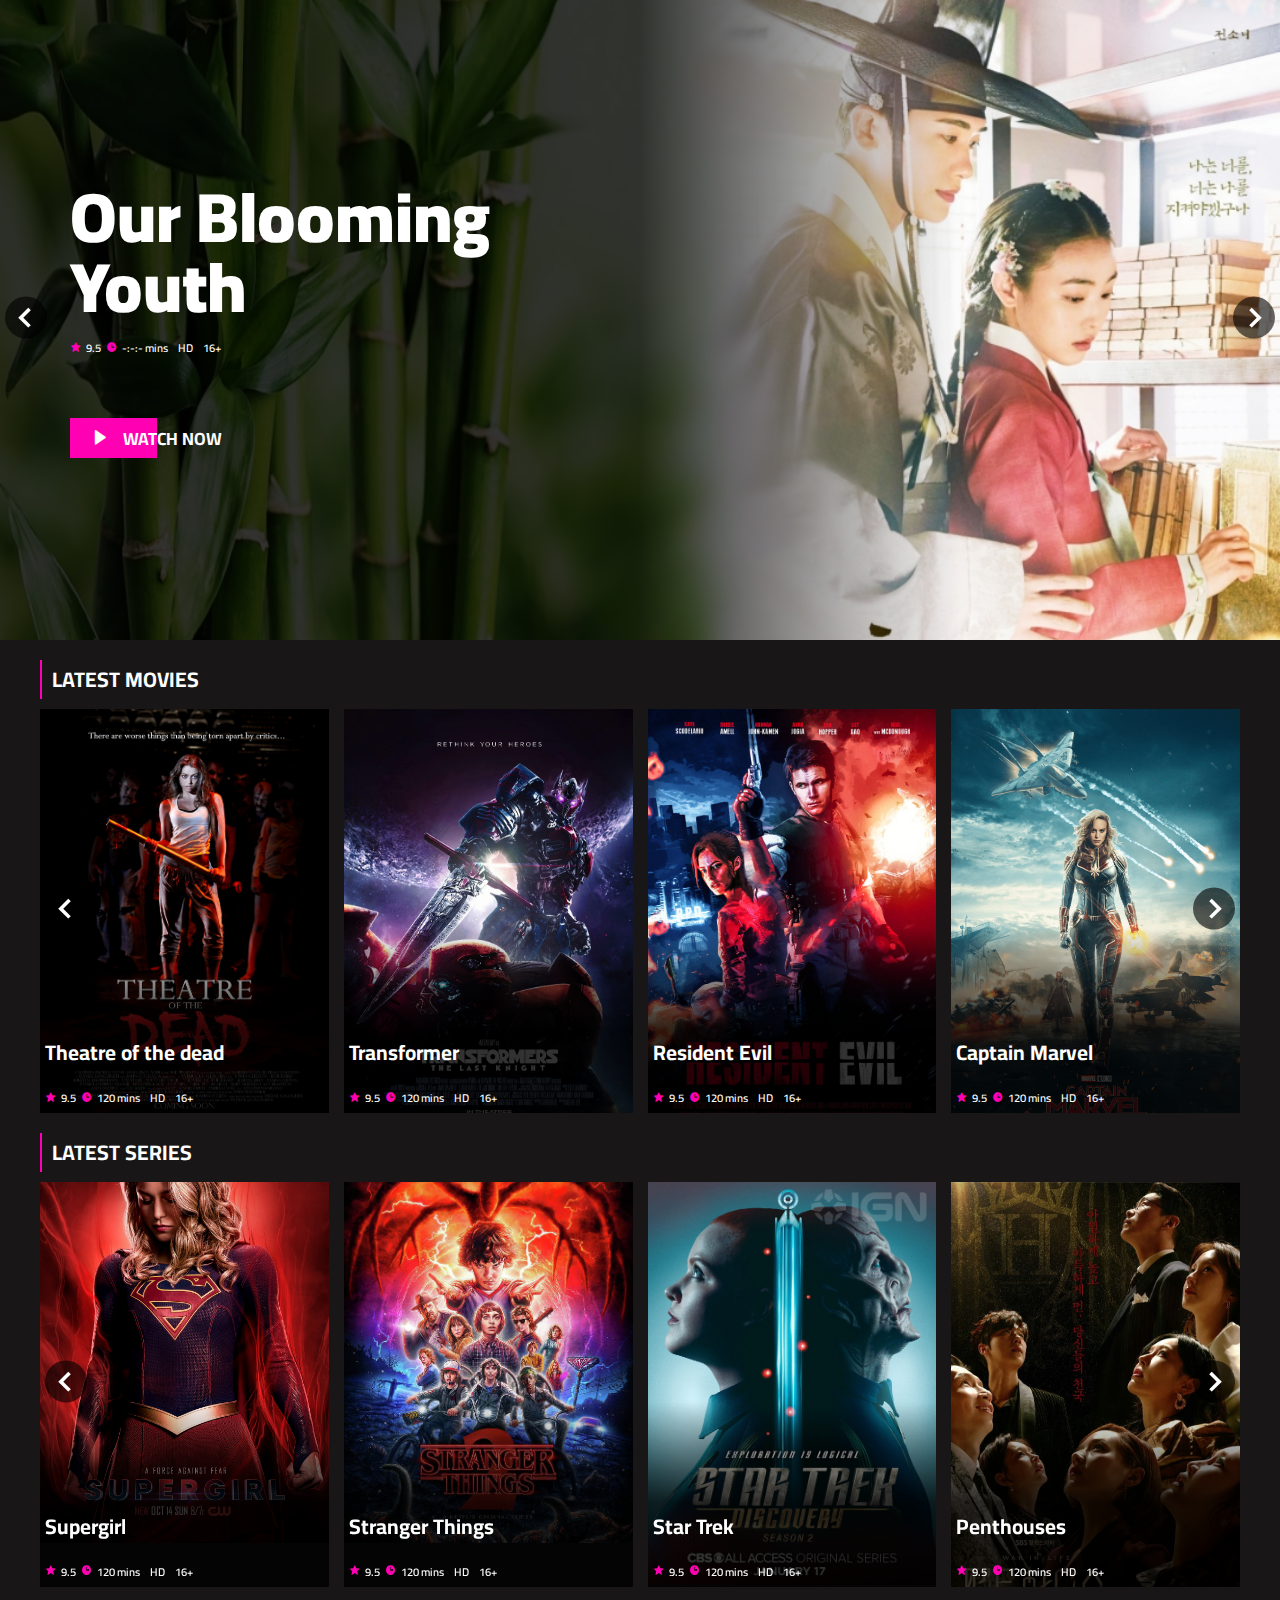
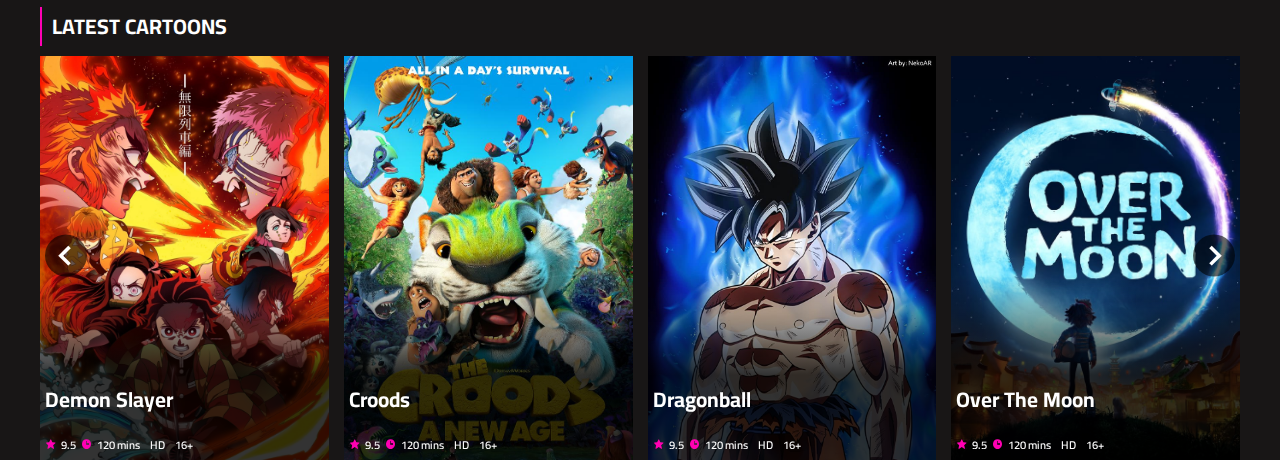
<file: index.html>
<!DOCTYPE html>
<html lang="en">

<head>
    <meta charset="UTF-8">
    <meta http-equiv="X-UA-Compatible" content="IE=edge">
    <meta name="viewport" content="width=device-width, initial-scale=1.0">
    <title>
        KDrama
    </title>
    <!-- GOOGLE FONTS -->
    <link rel="preconnect" href="https://fonts.gstatic.com">
    <link href="https://fonts.googleapis.com/css2?family=Cairo:wght@200;300;400;600;700;900&display=swap" rel="stylesheet">
    <!-- OWL CAROUSEL -->
    <link rel="stylesheet" href="css/carousel.min.css"/>
    <!-- BOX ICONS -->
    <link href='https://unpkg.com/boxicons@2.0.7/css/boxicons.min.css' rel='stylesheet'>
    <!-- APP CSS -->
    <link rel="stylesheet" href="css/grid.css">
    <link rel="stylesheet" href="css/app.css">
</head>

<body>
 <!-- HERO SECTION -->
    <div class="hero-section">
        <!-- HERO SLIDE -->
        <div class="hero-slide">
            <div class="owl-carousel carousel-nav-center" id="hero-carousel">
                <!-- SLIDE ITEM -->
                <div class="hero-slide-item">
                    <img src="./images/oby.jpg" alt="">
                    <div class="overlay"></div>
                    <div class="hero-slide-item-content">
                        <div class="item-content-wraper">
                            <div class="item-content-title top-down">
                                Our Blooming Youth
                            </div>
                            <div class="movie-infos top-down delay-2">
                                <div class="movie-info">
                                    <i class="bx bxs-star"></i>
                                    <span>9.5</span>
                                </div>
                                <div class="movie-info">
                                    <i class="bx bxs-time"></i>
                                    <span>-:-:- mins</span>
                                </div>
                                <div class="movie-info">
                                    <span>HD</span>
                                </div>
                                <div class="movie-info">
                                    <span>16+</span>
                                </div>
                            </div>
                            <div class="item-content-description top-down delay-4">
                                
                            </div>
                            <div class="item-action top-down delay-6">
                                <a href="trending/oby/oby.html" class="btn btn-hover">
                                    <i class="bx bxs-right-arrow"></i>
                                    <span>Watch now</span>
                                </a>
                            </div>
                        </div>
                    </div>
                </div>
                <!-- END SLIDE ITEM -->
                <!-- SLIDE ITEM -->
                <div class="hero-slide-item">
                    <img src="./images/oby.jpg" alt="">
                    <div class="overlay"></div>
                    <div class="hero-slide-item-content">
                        <div class="item-content-wraper">
                            <div class="item-content-title top-down">
                                Our Blooming Youth
                            </div>
                            <div class="movie-infos top-down delay-2">
                                <div class="movie-info">
                                    <i class="bx bxs-star"></i>
                                    <span>9.5</span>
                                </div>
                                <div class="movie-info">
                                    <i class="bx bxs-time"></i>
                                    <span>-:-:- mins</span>
                                </div>
                                <div class="movie-info">
                                    <span>HD</span>
                                </div>
                                <div class="movie-info">
                                    <span>16+</span>
                                </div>
                            </div>
                            <div class="item-content-description top-down delay-4">
                                
                            </div>
                            <div class="item-action top-down delay-6">
                                <a href="trending/oby/oby.html" class="btn btn-hover">
                                    <i class="bx bxs-right-arrow"></i>
                                    <span>Watch now</span>
                                </a>
                            </div>
                        </div>
                    </div>
                </div>
                <!-- END SLIDE ITEM -->
                <!-- SLIDE ITEM -->
                <div class="hero-slide-item">
                    <img src="./images/oby.jpg" alt="">
                    <div class="overlay"></div>
                    <div class="hero-slide-item-content">
                        <div class="item-content-wraper">
                            <div class="item-content-title top-down">
                                Our Blooming Youth
                            </div>
                            <div class="movie-infos top-down delay-2">
                                <div class="movie-info">
                                    <i class="bx bxs-star"></i>
                                    <span>9.5</span>
                                </div>
                                <div class="movie-info">
                                    <i class="bx bxs-time"></i>
                                    <span>-:-:- mins</span>
                                </div>
                                <div class="movie-info">
                                    <span>HD</span>
                                </div>
                                <div class="movie-info">
                                    <span>16+</span>
                                </div>
                            </div>
                            <div class="item-content-description top-down delay-4">
                                
                            </div>
                            <div class="item-action top-down delay-6">
                                <a href="trending/oby/oby.html" class="btn btn-hover">
                                    <i class="bx bxs-right-arrow"></i>
                                    <span>Watch now</span>
                                </a>
                            </div>
                        </div>
                    </div>
                </div>
                <!-- END SLIDE ITEM -->
            </div>
        </div>
        <!-- END HERO SLIDE -->
        
    <!-- LATEST MOVIES SECTION -->
    <div class="section">
        <div class="container">
            <div class="section-header">
                latest movies
            </div>
            <div class="movies-slide carousel-nav-center owl-carousel">
                <!-- MOVIE ITEM -->
                <a href="#" class="movie-item">
                    <img src="./images/movies/theatre-dead.jpg" alt="">
                    <div class="movie-item-content">
                        <div class="movie-item-title">
                            Theatre of the dead
                        </div>
                        <div class="movie-infos">
                            <div class="movie-info">
                                <i class="bx bxs-star"></i>
                                <span>9.5</span>
                            </div>
                            <div class="movie-info">
                                <i class="bx bxs-time"></i>
                                <span>120 mins</span>
                            </div>
                            <div class="movie-info">
                                <span>HD</span>
                            </div>
                            <div class="movie-info">
                                <span>16+</span>
                            </div>
                        </div>
                    </div>
                </a>
                <!-- END MOVIE ITEM -->
                <!-- MOVIE ITEM -->
                <a href="#" class="movie-item">
                    <img src="./images/movies/transformer.jpg" alt="">
                    <div class="movie-item-content">
                        <div class="movie-item-title">
                            Transformer
                        </div>
                        <div class="movie-infos">
                            <div class="movie-info">
                                <i class="bx bxs-star"></i>
                                <span>9.5</span>
                            </div>
                            <div class="movie-info">
                                <i class="bx bxs-time"></i>
                                <span>120 mins</span>
                            </div>
                            <div class="movie-info">
                                <span>HD</span>
                            </div>
                            <div class="movie-info">
                                <span>16+</span>
                            </div>
                        </div>
                    </div>
                </a>
                <!-- END MOVIE ITEM -->
                <!-- MOVIE ITEM -->
                <a href="#" class="movie-item">
                    <img src="./images/movies/resident-evil.jpg" alt="">
                    <div class="movie-item-content">
                        <div class="movie-item-title">
                            Resident Evil
                        </div>
                        <div class="movie-infos">
                            <div class="movie-info">
                                <i class="bx bxs-star"></i>
                                <span>9.5</span>
                            </div>
                            <div class="movie-info">
                                <i class="bx bxs-time"></i>
                                <span>120 mins</span>
                            </div>
                            <div class="movie-info">
                                <span>HD</span>
                            </div>
                            <div class="movie-info">
                                <span>16+</span>
                            </div>
                        </div>
                    </div>
                </a>
                <!-- END MOVIE ITEM -->
                <!-- MOVIE ITEM -->
                <a href="#" class="movie-item">
                    <img src="./images/movies/captain-marvel.png" alt="">
                    <div class="movie-item-content">
                        <div class="movie-item-title">
                            Captain Marvel
                        </div>
                        <div class="movie-infos">
                            <div class="movie-info">
                                <i class="bx bxs-star"></i>
                                <span>9.5</span>
                            </div>
                            <div class="movie-info">
                                <i class="bx bxs-time"></i>
                                <span>120 mins</span>
                            </div>
                            <div class="movie-info">
                                <span>HD</span>
                            </div>
                            <div class="movie-info">
                                <span>16+</span>
                            </div>
                        </div>
                    </div>
                </a>
                <!-- END MOVIE ITEM -->
                <!-- MOVIE ITEM -->
                <a href="#" class="movie-item">
                    <img src="./images/movies/hunter-killer.jpg" alt="">
                    <div class="movie-item-content">
                        <div class="movie-item-title">
                            Hunter Killer
                        </div>
                        <div class="movie-infos">
                            <div class="movie-info">
                                <i class="bx bxs-star"></i>
                                <span>9.5</span>
                            </div>
                            <div class="movie-info">
                                <i class="bx bxs-time"></i>
                                <span>120 mins</span>
                            </div>
                            <div class="movie-info">
                                <span>HD</span>
                            </div>
                            <div class="movie-info">
                                <span>16+</span>
                            </div>
                        </div>
                    </div>
                </a>
                <!-- END MOVIE ITEM -->
                <!-- MOVIE ITEM -->
                <a href="#" class="movie-item">
                    <img src="./images/movies/blood-shot.jpg" alt="">
                    <div class="movie-item-content">
                        <div class="movie-item-title">
                            Bloodshot
                        </div>
                        <div class="movie-infos">
                            <div class="movie-info">
                                <i class="bx bxs-star"></i>
                                <span>9.5</span>
                            </div>
                            <div class="movie-info">
                                <i class="bx bxs-time"></i>
                                <span>120 mins</span>
                            </div>
                            <div class="movie-info">
                                <span>HD</span>
                            </div>
                            <div class="movie-info">
                                <span>16+</span>
                            </div>
                        </div>
                    </div>
                </a>
                <!-- END MOVIE ITEM -->
                <!-- MOVIE ITEM -->
                <a href="#" class="movie-item">
                    <img src="./images/movies/call.jpg" alt="">
                    <div class="movie-item-content">
                        <div class="movie-item-title">
                            Call
                        </div>
                        <div class="movie-infos">
                            <div class="movie-info">
                                <i class="bx bxs-star"></i>
                                <span>9.5</span>
                            </div>
                            <div class="movie-info">
                                <i class="bx bxs-time"></i>
                                <span>120 mins</span>
                            </div>
                            <div class="movie-info">
                                <span>HD</span>
                            </div>
                            <div class="movie-info">
                                <span>16+</span>
                            </div>
                        </div>
                    </div>
                </a>
                <!-- END MOVIE ITEM -->
            </div>
        </div>
    </div>
    <!-- END LATEST MOVIES SECTION -->

    <!-- LATEST SERIES SECTION -->
    <div class="section">
        <div class="container">
            <div class="section-header">
                latest series
            </div>
            <div class="movies-slide carousel-nav-center owl-carousel">
                <!-- MOVIE ITEM -->
                <a href="#" class="movie-item">
                    <img src="./images/series/supergirl.jpg" alt="">
                    <div class="movie-item-content">
                        <div class="movie-item-title">
                            Supergirl
                        </div>
                        <div class="movie-infos">
                            <div class="movie-info">
                                <i class="bx bxs-star"></i>
                                <span>9.5</span>
                            </div>
                            <div class="movie-info">
                                <i class="bx bxs-time"></i>
                                <span>120 mins</span>
                            </div>
                            <div class="movie-info">
                                <span>HD</span>
                            </div>
                            <div class="movie-info">
                                <span>16+</span>
                            </div>
                        </div>
                    </div>
                </a>
                <!-- END MOVIE ITEM -->
                <!-- MOVIE ITEM -->
                <a href="#" class="movie-item">
                    <img src="./images/series/stranger-thing.jpg" alt="">
                    <div class="movie-item-content">
                        <div class="movie-item-title">
                            Stranger Things
                        </div>
                        <div class="movie-infos">
                            <div class="movie-info">
                                <i class="bx bxs-star"></i>
                                <span>9.5</span>
                            </div>
                            <div class="movie-info">
                                <i class="bx bxs-time"></i>
                                <span>120 mins</span>
                            </div>
                            <div class="movie-info">
                                <span>HD</span>
                            </div>
                            <div class="movie-info">
                                <span>16+</span>
                            </div>
                        </div>
                    </div>
                </a>
                <!-- END MOVIE ITEM -->
                <!-- MOVIE ITEM -->
                <a href="#" class="movie-item">
                    <img src="./images/series/star-trek.jpg" alt="">
                    <div class="movie-item-content">
                        <div class="movie-item-title">
                            Star Trek
                        </div>
                        <div class="movie-infos">
                            <div class="movie-info">
                                <i class="bx bxs-star"></i>
                                <span>9.5</span>
                            </div>
                            <div class="movie-info">
                                <i class="bx bxs-time"></i>
                                <span>120 mins</span>
                            </div>
                            <div class="movie-info">
                                <span>HD</span>
                            </div>
                            <div class="movie-info">
                                <span>16+</span>
                            </div>
                        </div>
                    </div>
                </a>
                <!-- END MOVIE ITEM -->
                <!-- MOVIE ITEM -->
                <a href="#" class="movie-item">
                    <img src="./images/series/penthouses.jpg" alt="">
                    <div class="movie-item-content">
                        <div class="movie-item-title">
                            Penthouses
                        </div>
                        <div class="movie-infos">
                            <div class="movie-info">
                                <i class="bx bxs-star"></i>
                                <span>9.5</span>
                            </div>
                            <div class="movie-info">
                                <i class="bx bxs-time"></i>
                                <span>120 mins</span>
                            </div>
                            <div class="movie-info">
                                <span>HD</span>
                            </div>
                            <div class="movie-info">
                                <span>16+</span>
                            </div>
                        </div>
                    </div>
                </a>
                <!-- END MOVIE ITEM -->
                <!-- MOVIE ITEM -->
                <a href="#" class="movie-item">
                    <img src="./images/series/mandalorian.jpg" alt="">
                    <div class="movie-item-content">
                        <div class="movie-item-title">
                            Mandalorian
                        </div>
                        <div class="movie-infos">
                            <div class="movie-info">
                                <i class="bx bxs-star"></i>
                                <span>9.5</span>
                            </div>
                            <div class="movie-info">
                                <i class="bx bxs-time"></i>
                                <span>120 mins</span>
                            </div>
                            <div class="movie-info">
                                <span>HD</span>
                            </div>
                            <div class="movie-info">
                                <span>16+</span>
                            </div>
                        </div>
                    </div>
                </a>
                <!-- END MOVIE ITEM -->
                <!-- MOVIE ITEM -->
                <a href="#" class="movie-item">
                    <img src="./images/series/the-falcon.webp" alt="">
                    <div class="movie-item-content">
                        <div class="movie-item-title">
                            The Falcon And The Winter Soldier
                        </div>
                        <div class="movie-infos">
                            <div class="movie-info">
                                <i class="bx bxs-star"></i>
                                <span>9.5</span>
                            </div>
                            <div class="movie-info">
                                <i class="bx bxs-time"></i>
                                <span>120 mins</span>
                            </div>
                            <div class="movie-info">
                                <span>HD</span>
                            </div>
                            <div class="movie-info">
                                <span>16+</span>
                            </div>
                        </div>
                    </div>
                </a>
                <!-- END MOVIE ITEM -->
                <!-- MOVIE ITEM -->
                <a href="#" class="movie-item">
                    <img src="./images/series/wanda.png" alt="">
                    <div class="movie-item-content">
                        <div class="movie-item-title">
                            Wanda Vision
                        </div>
                        <div class="movie-infos">
                            <div class="movie-info">
                                <i class="bx bxs-star"></i>
                                <span>9.5</span>
                            </div>
                            <div class="movie-info">
                                <i class="bx bxs-time"></i>
                                <span>120 mins</span>
                            </div>
                            <div class="movie-info">
                                <span>HD</span>
                            </div>
                            <div class="movie-info">
                                <span>16+</span>
                            </div>
                        </div>
                    </div>
                </a>
                <!-- END MOVIE ITEM -->
            </div>
        </div>
    </div>
    <!-- END LATEST SERIES SECTION -->

    <!-- LATEST CARTOONS SECTION -->
    <div class="section">
        <div class="container">
            <div class="section-header">
                latest cartoons
            </div>
            <div class="movies-slide carousel-nav-center owl-carousel">
                <!-- MOVIE ITEM -->
                <a href="#" class="movie-item">
                    <img src="./images/cartoons/demon-slayer.jpg" alt="">
                    <div class="movie-item-content">
                        <div class="movie-item-title">
                            Demon Slayer
                        </div>
                        <div class="movie-infos">
                            <div class="movie-info">
                                <i class="bx bxs-star"></i>
                                <span>9.5</span>
                            </div>
                            <div class="movie-info">
                                <i class="bx bxs-time"></i>
                                <span>120 mins</span>
                            </div>
                            <div class="movie-info">
                                <span>HD</span>
                            </div>
                            <div class="movie-info">
                                <span>16+</span>
                            </div>
                        </div>
                    </div>
                </a>
                <!-- END MOVIE ITEM -->
                <!-- MOVIE ITEM -->
                <a href="#" class="movie-item">
                    <img src="./images/cartoons/croods.jpg" alt="">
                    <div class="movie-item-content">
                        <div class="movie-item-title">
                            Croods
                        </div>
                        <div class="movie-infos">
                            <div class="movie-info">
                                <i class="bx bxs-star"></i>
                                <span>9.5</span>
                            </div>
                            <div class="movie-info">
                                <i class="bx bxs-time"></i>
                                <span>120 mins</span>
                            </div>
                            <div class="movie-info">
                                <span>HD</span>
                            </div>
                            <div class="movie-info">
                                <span>16+</span>
                            </div>
                        </div>
                    </div>
                </a>
                <!-- END MOVIE ITEM -->
                <!-- MOVIE ITEM -->
                <a href="#" class="movie-item">
                    <img src="./images/cartoons/dragon.jpg" alt="">
                    <div class="movie-item-content">
                        <div class="movie-item-title">
                            Dragonball
                        </div>
                        <div class="movie-infos">
                            <div class="movie-info">
                                <i class="bx bxs-star"></i>
                                <span>9.5</span>
                            </div>
                            <div class="movie-info">
                                <i class="bx bxs-time"></i>
                                <span>120 mins</span>
                            </div>
                            <div class="movie-info">
                                <span>HD</span>
                            </div>
                            <div class="movie-info">
                                <span>16+</span>
                            </div>
                        </div>
                    </div>
                </a>
                <!-- END MOVIE ITEM -->
                <!-- MOVIE ITEM -->
                <a href="#" class="movie-item">
                    <img src="./images/cartoons/over-the-moon.jpg" alt="">
                    <div class="movie-item-content">
                        <div class="movie-item-title">
                            Over The Moon
                        </div>
                        <div class="movie-infos">
                            <div class="movie-info">
                                <i class="bx bxs-star"></i>
                                <span>9.5</span>
                            </div>
                            <div class="movie-info">
                                <i class="bx bxs-time"></i>
                                <span>120 mins</span>
                            </div>
                            <div class="movie-info">
                                <span>HD</span>
                            </div>
                            <div class="movie-info">
                                <span>16+</span>
                            </div>
                        </div>
                    </div>
                </a>
                <!-- END MOVIE ITEM -->
                <!-- MOVIE ITEM -->
                <a href="#" class="movie-item">
                    <img src="./images/cartoons/weathering.jpg" alt="">
                    <div class="movie-item-content">
                        <div class="movie-item-title">
                            Weathering With You
                        </div>
                        <div class="movie-infos">
                            <div class="movie-info">
                                <i class="bx bxs-star"></i>
                                <span>9.5</span>
                            </div>
                            <div class="movie-info">
                                <i class="bx bxs-time"></i>
                                <span>120 mins</span>
                            </div>
                            <div class="movie-info">
                                <span>HD</span>
                            </div>
                            <div class="movie-info">
                                <span>16+</span>
                            </div>
                        </div>
                    </div>
                </a>
                <!-- END MOVIE ITEM -->
                <!-- MOVIE ITEM -->
                <a href="#" class="movie-item">
                    <img src="./images/cartoons/your-name.jpg" alt="">
                    <div class="movie-item-content">
                        <div class="movie-item-title">
                            Your Name
                        </div>
                        <div class="movie-infos">
                            <div class="movie-info">
                                <i class="bx bxs-star"></i>
                                <span>9.5</span>
                            </div>
                            <div class="movie-info">
                                <i class="bx bxs-time"></i>
                                <span>120 mins</span>
                            </div>
                            <div class="movie-info">
                                <span>HD</span>
                            </div>
                            <div class="movie-info">
                                <span>16+</span>
                            </div>
                        </div>
                    </div>
                </a>
                <!-- END MOVIE ITEM -->
                <!-- MOVIE ITEM -->
                <a href="#" class="movie-item">
                    <img src="./images/cartoons/coco.jpg" alt="">
                    <div class="movie-item-content">
                        <div class="movie-item-title">
                            Coco
                        </div>
                        <div class="movie-infos">
                            <div class="movie-info">
                                <i class="bx bxs-star"></i>
                                <span>9.5</span>
                            </div>
                            <div class="movie-info">
                                <i class="bx bxs-time"></i>
                                <span>120 mins</span>
                            </div>
                            <div class="movie-info">
                                <span>HD</span>
                            </div>
                            <div class="movie-info">
                                <span>16+</span>
                            </div>
                        </div>
                    </div>
                </a>
                <!-- END MOVIE ITEM -->
            </div>
        </div>
    </div>
    <!-- END LATEST CARTOONS SECTION -->

    <!-- SCRIPT -->
    <!-- JQUERY -->
    <script src="https://code.jquery.com/jquery-3.6.0.min.js" integrity="sha256-/xUj+3OJU5yExlq6GSYGSHk7tPXikynS7ogEvDej/m4=" crossorigin="anonymous"></script>
    <!-- OWL CAROUSEL -->
    <script src="js/carousel.min.js"></script>
    <!-- APP SCRIPT -->
    <script src="js/app.js"></script>

</body>

</html>
</file>
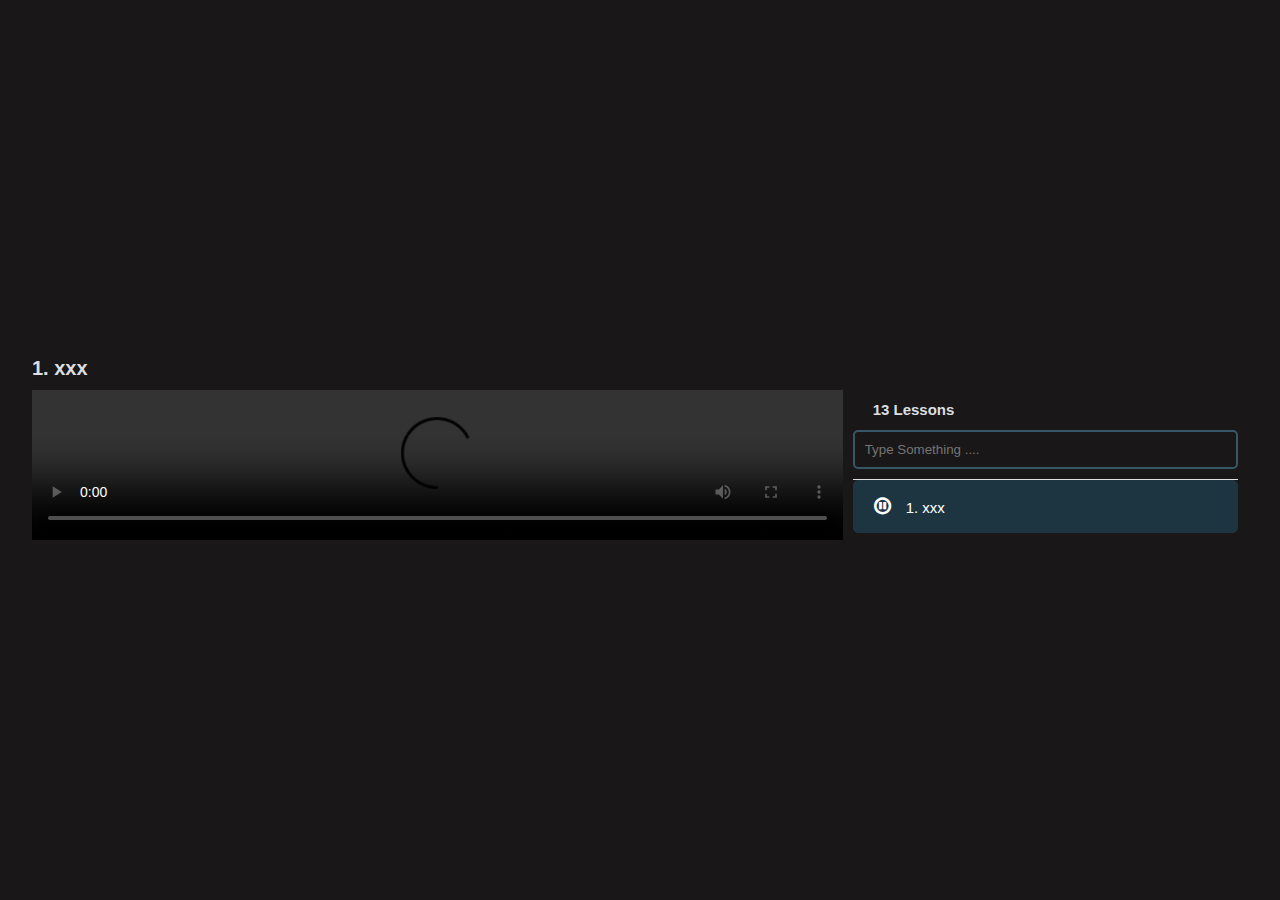
<file: love/love.html>
<!DOCTYPE html>
<html lang="en">
<head>
    <meta charset="UTF-8">
    <meta name="viewport" content="width=device-width, initial-scale=1.0">
    <link rel="stylesheet" href="https://stackpath.bootstrapcdn.com/font-awesome/4.7.0/css/font-awesome.min.css">
    <link rel="stylesheet" href="style.css">
    <title>Html And CSS Video Playlist</title>
</head>
<body>
    <section>
        <h2 class="title"></h2>
        <div class="container">
            <div id="video_player">
                <video controls id="main-Video" src=""></video>
            </div>
            <div class="playlistBx">
                <div class="header">
                    <div class="row">
                        <span class="AllLessons"></span>
                    </div>
                    <input type="text" name="" id="searchInput" placeholder="Type Something ...."> 
                </div>
                <ul class="playlist" id="playlist">
                </ul>
            </div>
        </div>
    </section>
    <script src="./video-list.js"></script>
    <script src="./script.js"></script>
    <script>
        const searchInput = document.getElementById("searchInput");  
        searchInput.addEventListener("input", function() {
          const searchValue = searchInput.value.toLowerCase();
          for (const li of playlist.children) {
            const span = li.querySelector("span");
            const spanText = span.textContent;
            const spanTextLower = spanText.toLowerCase();
            const startIndex = spanTextLower.indexOf(searchValue);
            if (startIndex === -1) {
              li.style.display = "none";
            } else {
              li.style.display = "";
              span.innerHTML =
                spanText.slice(0, startIndex) +
                "<mark>" +
                spanText.slice(startIndex, startIndex + searchValue.length) +
                "</mark>" +
                spanText.slice(startIndex + searchValue.length);
            }
          }
        });
        
    </script>
</body>
</html>
</file>
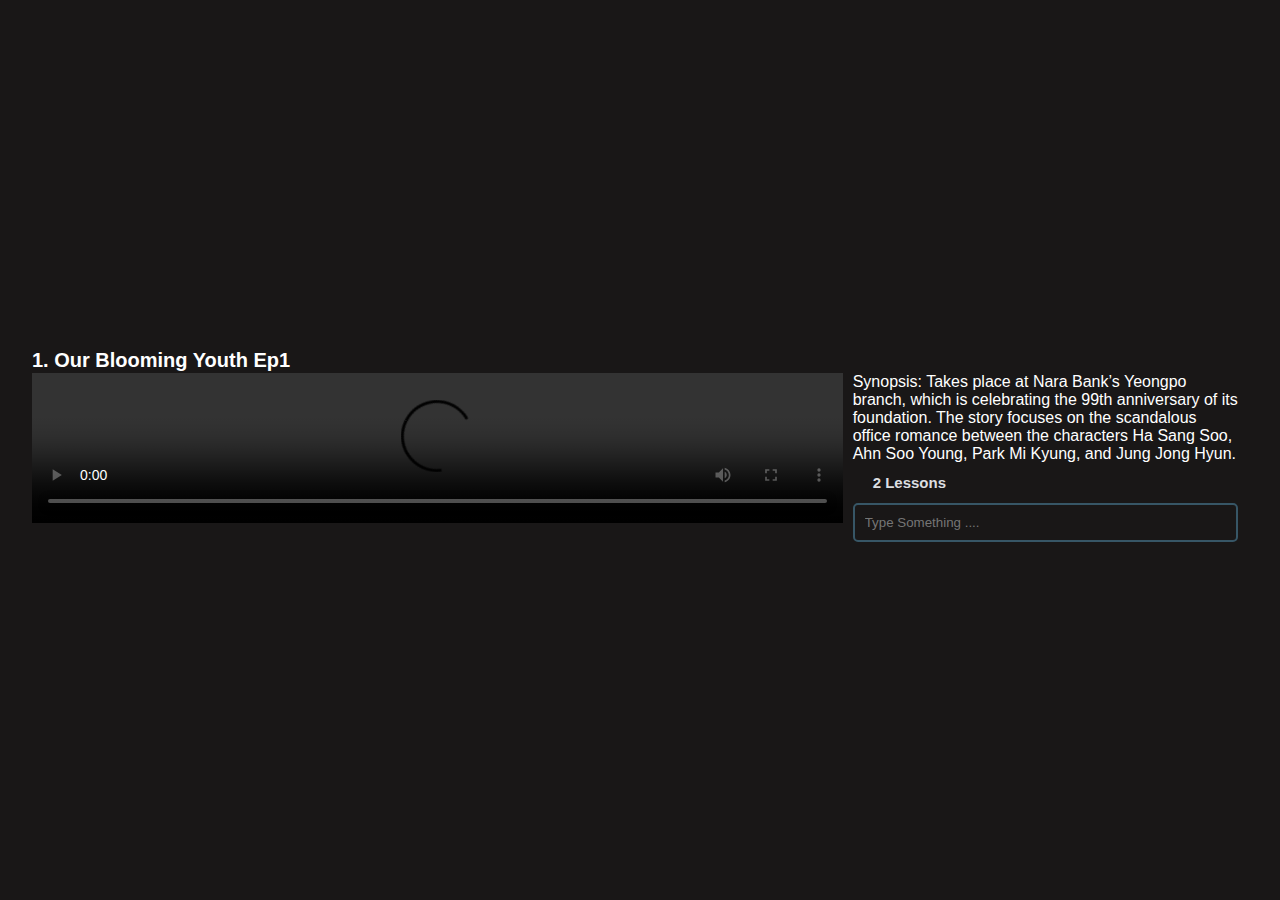
<file: recommend/Hometown Cha-Cha-Cha/Hometown Cha-Cha-Cha.html>
<!DOCTYPE html>
<html lang="en">
<head>
    <meta charset="UTF-8">
    <meta name="viewport" content="width=device-width, initial-scale=1.0">
    <link rel="stylesheet" href="https://stackpath.bootstrapcdn.com/font-awesome/4.7.0/css/font-awesome.min.css">
    <link rel="stylesheet" href="style.css">
    <title>KDrama</title>
</head>
<body>
    <section>
        <h2 class="title"></h2>
        <div class="container">
            <div id="video_player">
                <video controls id="main-Video" src=""></video>
            </div>
            <div class="playlistBx">
                <div class="header">
                    <div class="row">
                        <span class="synopsis">Synopsis: Takes place at Nara Bank’s Yeongpo branch, which is celebrating the 99th anniversary of its foundation. The story focuses on the scandalous office romance between the characters Ha Sang Soo, Ahn Soo Young, Park Mi Kyung, and Jung Jong Hyun. </span>
                        <span class="AllLessons"></span>
                    </div>
                    <input type="text" name="" id="searchInput" placeholder="Type Something ...."> 
                </div>
                <ul class="playlist" id="playlist">
                </ul>
            </div>
        </div>
    </section>
    <script src="./video-list.js"></script>
    <script src="./script.js"></script>
    <script>
        const searchInput = document.getElementById("searchInput");  
        searchInput.addEventListener("input", function() {
          const searchValue = searchInput.value.toLowerCase();
          for (const li of playlist.children) {
            const span = li.querySelector("span");
            const spanText = span.textContent;
            const spanTextLower = spanText.toLowerCase();
            const startIndex = spanTextLower.indexOf(searchValue);
            if (startIndex === -1) {
              li.style.display = "none";
            } else {
              li.style.display = "";
              span.innerHTML =
                spanText.slice(0, startIndex) +
                "<mark>" +
                spanText.slice(startIndex, startIndex + searchValue.length) +
                "</mark>" +
                spanText.slice(startIndex + searchValue.length);
            }
          }
        });
        
    </script>
</body>
</html>
</file>
<file: css/grid.css>
.row {
    display: flex;
    flex-wrap: wrap;
    margin: 0 -15px;
}

[class*="col-"] {
    padding: 0 15px;
}

.col-1 {
    width: 8.33%;
}

.col-2 {
    width: 16.66%;
}

.col-3 {
    width: 25%;
}

.col-4 {
    width: 33.33%;
}

.col-5 {
    width: 41.66%;
}

.col-6 {
    width: 50%;
}

.col-7 {
    width: 58.33%;
}

.col-8 {
    width: 66.66%;
}

.col-9 {
    width: 75%;
}

.col-10 {
    width: 83.33%;
}

.col-11 {
    width: 91.66%;
}

.col-12 {
    width: 100%;
}

/* MEDIUM SCREEN */

@media only screen and (max-width: 1280px) {
    .col-md-1 {
        width: 8.33%;
    }

    .col-md-2 {
        width: 16.66%;
    }

    .col-md-3 {
        width: 25%;
    }

    .col-md-4 {
        width: 33.33%;
    }

    .col-md-5 {
        width: 41.66%;
    }

    .col-md-6 {
        width: 50%;
    }

    .col-md-7 {
        width: 58.33%;
    }

    .col-md-8 {
        width: 66.66%;
    }

    .col-md-9 {
        width: 75%;
    }

    .col-md-10 {
        width: 83.33%;
    }

    .col-md-11 {
        width: 91.66%;
    }

    .col-md-12 {
        width: 100%;
    }
}

/* SMALL SCREEN */

@media only screen and (max-width: 850px) {
    .col-sm-1 {
        width: 8.33%;
    }

    .col-sm-2 {
        width: 16.66%;
    }

    .col-sm-3 {
        width: 25%;
    }

    .col-sm-4 {
        width: 33.33%;
    }

    .col-sm-5 {
        width: 41.66%;
    }

    .col-sm-6 {
        width: 50%;
    }

    .col-sm-7 {
        width: 58.33%;
    }

    .col-sm-8 {
        width: 66.66%;
    }

    .col-sm-9 {
        width: 75%;
    }

    .col-sm-10 {
        width: 83.33%;
    }

    .col-sm-11 {
        width: 91.66%;
    }

    .col-sm-12 {
        width: 100%;
    }
}
</file>
<file: css/app.css>
:root {
    --main-color: #ff00b3;
    --body-bg: #181616;
    --box-bg: #221f1f;
    --text-color: #ffffff;

    --nav-height: 60px;
    --space-top: 30px;
}

* {
    padding: 0;
    margin: 0;
    box-sizing: border-box;
}

html {
    font-size: 16px;
}

body {
    font-family: "Cairo", sans-serif;
    background-color: var(--body-bg);
    color: var(--text-color);
    padding-top: 0;
}

a {
    text-decoration: none;
    color: unset;
}

img {
    max-width: 100%;
}

.main-color {
    color: var(--main-color);
}

.container {
    max-width: 1920px;
    padding: 0 40px;
    margin: auto;
}

.overlay {
    position: absolute;
    top: 0;
    right: 0;
    bottom: 0;
    left: 0;
    background-color: rgba(0, 0, 0, 0);
}

.btn {
    color: #ffffff;
    padding: 0.25rem 1.5rem;
    text-transform: uppercase;
    font-size: 1.25rem;
    font-weight: 700;
    display: inline-flex;
    position: relative;
    align-items: center;
}

.btn-hover::before {
    z-index: 1;
    content: "";
    position: absolute;
    top: 0;
    left: 0;
    width: 50%;
    height: 100%;
    background-color: var(--main-color);
    transition: 0.3s ease-in-out;
}

.btn-hover:hover::before {
    width: 100%;
}

.btn i,
.btn span {
    z-index: 1;
}

.btn i {
    margin-right: 1rem;
}

.hero-slide-item {
    padding-top: 40%;
    position: relative;
    overflow: hidden;
}

.hero-slide-item img {
    width: 100%;
    position: absolute;
    top: 0;
    left: 0;
}

.hero-slide-item-content {
    position: absolute;
    top: 0;
    left: 0;
    width: 100%;
    height: 100%;
    color: var(--text-color);
    display: flex;
}

.item-content-wraper {
    padding-left: 5rem;
    width: 40%;
    background-color: rgba(0, 0, 0, 0.8);
    display: flex;
    flex-direction: column;
    justify-content: center;
    position: relative;
}

.item-content-wraper::before {
    content: "";
    position: absolute;
    top: 0;
    left: 100%;
    width: 50%;
    height: 100%;
    background: linear-gradient(to right, rgba(0, 0, 0, 0.8), rgba(0, 0, 0, 0));
}

.item-content-title {
    font-size: 5rem;
    line-height: 5rem;
    font-weight: 900;
}

.movie-infos {
    display: flex;
    align-items: center;
    flex-wrap: wrap;
    margin-top: calc(var(--space-top) / 2);
}

.movie-info {
    display: flex;
    align-items: center;
    font-size: 0.8rem;
    font-weight: 600;
}

.movie-info span {
    margin-left: 5px;
}

.movie-info i {
    color: var(--main-color);
}

.movie-info ~ .movie-info {
    margin-left: 5px;
}

.item-content-description {
    font-size: 1.15rem;
    margin-top: var(--space-top);
    line-height: 1.5rem;
}

.item-action {
    margin-top: var(--space-top);
}

.carousel-nav-center {
    position: relative;
}

.carousel-nav-center .owl-nav button i {
    font-size: 3rem;
}

.carousel-nav-center .owl-nav button {
    position: absolute;
    top: 50%;
    transform: translateY(-50%);
}

.carousel-nav-center .owl-nav .owl-prev {
    position: absolute;
    left: 5px;
}

.carousel-nav-center .owl-nav .owl-next {
    position: absolute;
    right: 5px;
}

.owl-nav button {
    border: none;
    outline: none;
}

.owl-nav button i {
    background-color: rgba(0, 0, 0, 0.6);
    border-radius: 50%;
}

.owl-nav button:hover i {
    color: var(--main-color);
}

.top-down {
    transform: translateY(-50px);
    visibility: hidden;
    opacity: 0;
    transition: 0.5s ease-in-out;
}

.delay-2 {
    transition-delay: 0.2s;
}

.delay-4 {
    transition-delay: 0.4s;
}

.delay-6 {
    transition-delay: 0.6s;
}

.delay-8 {
    transition-delay: 0.8s;
}

.owl-item.active .top-down {
    transform: translateY(0);
    visibility: visible;
    opacity: 1;
}

.movie-item {
    display: block;
    position: relative;
    overflow: hidden;
    padding-top: 140%;
    cursor: pointer;
}

.movie-item img {
    position: absolute;
    top: 0;
    left: 0;
    width: 100%;
    transition: transform 0.3s linear;
}

.movie-item:hover img {
    transform: scale(1.3);
}

.movie-item-content {
    position: absolute;
    bottom: 0;
    left: 0;
    width: 100%;
    padding: 5px;
    background-color: rgba(0, 0, 0, 0.8);
}

.movie-item-content::before {
    content: "";
    position: absolute;
    bottom: 100%;
    left: 0;
    width: 100%;
    height: 100px;
    background: linear-gradient(to top, rgba(0, 0, 0, 0.8), rgba(0, 0, 0, 0));
}

.movie-item-title {
    color: var(--text-color);
    font-size: 1.5rem;
    position: relative;
    font-weight: 700;
}

.section {
    padding-top: 20px;
}

.section-header {
    margin-bottom: 10px;
    padding-left: 10px;
    text-transform: uppercase;
    font-size: 1.5rem;
    font-weight: 700;
    border-left: 2px solid var(--main-color);
    display: flex;
    align-items: center;
}


/* RESPONSIVE */

@media only screen and (max-width: 1280px) {
    html {
        font-size: 14px;
    }

    .hero-slide-item {
        padding-top: 50%;
    }

    .item-content-wraper {
        width: 50%;
    }
}

@media only screen and (max-width: 850px) {
    html {
        font-size: 12px;
    }

    .container {
        padding: 0 15px;
    }

    .hero-slide-item {
        height: max-content;
        padding-top: unset;
    }

    .item-content-wraper {
        width: 100%;
        height: 100%;
        padding-bottom: 20px;
        padding-right: 5rem;
        background-color: rgba(0, 0, 0, 0.2);
    }

    .hero-slide-item-content {
        position: relative;
    }

    .hero-slide-item img {
        height: 100%;
    }

    .item-content-title {
        font-size: 3rem;
    }

}
</file>
<file: love/style.css>
*
{
    margin: 0;
    padding: 0;
    box-sizing: border-box;
}
body::-webkit-scrollbar
{
   width: 10px;
}
body::-webkit-scrollbar-thumb
{
   height: 80px;
   background: #375666;
   border: 8px solid transparent;
   border-radius: 12px;
}
body::-webkit-scrollbar-thumb:active
{
    background: #003349;
}
body
{
    font-family: sans-serif;
    background: #191717;
}
li
{
    list-style: none;
}
section
{
    display: flex;
    justify-content: center;
    align-items: center;
    flex-direction: column;
    padding: 2.5%;
    min-height: 100vh;
}

.title
{
    font-size: 20px;
    font-weight: 600;
    color: #dcdee1;
    text-align: left;
    width: 100%;
    margin-bottom: 10px;
}
.container
{
    position: relative;
    width: 100%;
    height: 100%;
    display: grid;
    grid-template-columns: 2fr 1fr;
    overflow: hidden;
    /* border: 2px solid red; */
}
.container #main-Video
{
    position: relative;
    width: 100%;
    height: auto;
    overflow: hidden;
    outline: none;
}

#searchInput{
    width: 100%;
    padding: 10px;
    background: transparent;
    color: #dcdee1;
    outline: none;
    border: 2px solid #375666;
    border-radius: 5px;
    margin-bottom: 10px;
}
.playlistBx
{
    position: relative;
    height: 100%;
    margin: 0 10px 0 10px;
    /* border: 2px solid green; */
}
.playlist
{
    position: absolute;
    width: 100%;
    height: calc(100% - 40px);
    overflow-y: scroll;
    border-top: 1px solid #dcdee1;
    padding-bottom: 42px; /* I forget to add this while I was recording this video please add this line if you don't add this property then the last li in the playlist will not show  */
}
.playlist::-webkit-scrollbar
{
   width: 0px;
}
.playlistBx .row .AllLessons
{
   display: block;
   text-align: left;
   color: #dcdee1;
   font-size: 15px;
   font-weight: 700;
   margin-left: 20px;
   line-height: 40px;
}
.playlist li
{
   display: flex;
   justify-content: space-between;
   align-items: center;
   list-style: none;
   color: #dcdee1;
   cursor: pointer;
   border: 1px solid transparent;
   padding: 15px 20px;
   border-radius: 5px;
}
.playlist li:hover
{
    border: 0.5px solid #375666;
}
.playlist li .row span
{
    font-size: 15px;
    font-weight: 400;
    color: #dcdee1;
    text-decoration: none;
    display: inline-block;
    text-align: left;
}
.playlist li .row span::before
{
    content: '\f01d';
    font-family: FontAwesome;
    color: #dcdee1;
    margin-right: 15px;
    font-size: 20px;
}
ul li.playing .row span::before
{
    content: '\f28c';
    font-family: FontAwesome;
    color: #fff;
    margin-right: 15px;
    font-size: 20px;
}
.playlist li.playing .row span
{
   color: #fff;
}
.playlist li span.duration
{
    font-size: 15px;
    font-weight: 400;
    display: inline-block;
    color: #dcdee1;
    text-align: right;
}
.playlist li.playing
{
   pointer-events: none;
   background: #1d3541;
   border: 0.5px solid #1d3541;
}

@media(max-width: 1092px){
    section
    {
        padding: 30px 10px;
    }
    .container
    {
        width: 100%;
        display: grid;
        grid-template-columns: repeat(1,1fr);
        overflow: hidden;
    }
    .container #main-Video
    {
        height: 100%;
    }
    .playlistBx
    {
        height: 380px;
        margin-top: 10px;
    }
    .playlist
    {
        position: absolute;
        width: 100%;
        height: calc(100% - 40px);
        overflow-y: scroll;
    }
}
</file>
<file: recommend/Hometown Cha-Cha-Cha/style.css>
*
{
    margin: 0;
    padding: 0;
    box-sizing: border-box;
}
body::-webkit-scrollbar
{
   width: 10px;
}
body::-webkit-scrollbar-thumb
{
   height: 80px;
   background: #ffffff44;
   border: 8px solid transparent;
   border-radius: 12px;
}
body::-webkit-scrollbar-thumb:active
{
    background: #003349;
}
body
{
    font-family: sans-serif;
    background: #191717;
}
li
{
    list-style: none;
}
section
{
    display: flex;
    justify-content: center;
    align-items: center;
    flex-direction: column;
    padding: 2.5%;
    min-height: 100vh;
}

.title
{
    font-size: 20px;
    font-weight: 600;
    color: #ffffff;
    text-align: left;
    width: 100%;
    margin-bottom: 1px;
    margin-top: 1px;
}
.container
{
    position: relative;
    width: 100%;
    height: 100%;
    display: grid;
    grid-template-columns: 2fr 1fr;
    overflow: hidden;
    /* border: 2px solid red; */
}
.synopsis{
    color: #fff;
}
.container #main-Video
{
    position: relative;
    width: 100%;
    height: auto;
    overflow: hidden;
    outline: none;
}

#searchInput{
    width: 100%;
    padding: 10px;
    background: transparent;
    color: #dcdee1;
    outline: none;
    border: 2px solid #375666;
    border-radius: 5px;
    margin-bottom: 10px;
}
.playlistBx
{
    position: relative;
    height: 100%;
    margin: 0 10px 0 10px;
    /* border: 2px solid green; */
}
.playlist
{
    position: absolute;
    width: 100%;
    height: calc(100% - 40px);
    overflow-y: scroll;
    border-top: 1px solid #dcdee1;
    padding-bottom: 42px; /* I forget to add this while I was recording this video please add this line if you don't add this property then the last li in the playlist will not show  */
}
.playlist::-webkit-scrollbar
{
   width: 0px;
}
.playlistBx .row .AllLessons
{
   display: block;
   text-align: left;
   color: #dcdee1;
   font-size: 15px;
   font-weight: 700;
   margin-left: 20px;
   line-height: 40px;
}
.playlist li
{
   display: flex;
   justify-content: space-between;
   align-items: center;
   list-style: none;
   color: #dcdee1;
   cursor: pointer;
   border: 1px solid transparent;
   padding: 15px 20px;
   border-radius: 5px;
}
.playlist li:hover
{
    border: 0.5px solid #375666;
}
.playlist li .row span
{
    font-size: 15px;
    font-weight: 400;
    color: #dcdee1;
    text-decoration: none;
    display: inline-block;
    text-align: left;
}
.playlist li .row span::before
{
    content: '\f01d';
    font-family: FontAwesome;
    color: #dcdee1;
    margin-right: 15px;
    font-size: 20px;
}
ul li.playing .row span::before
{
    content: '\f28c';
    font-family: FontAwesome;
    color: #fff;
    margin-right: 15px;
    font-size: 20px;
}
.playlist li.playing .row span
{
   color: #fff;
}
.playlist li span.duration
{
    font-size: 15px;
    font-weight: 400;
    display: inline-block;
    color: #dcdee1;
    text-align: right;
}
.playlist li.playing
{
   pointer-events: none;
   background: #1d3541;
   border: 0.5px solid #1d3541;
}

@media(max-width: 1092px){
    section
    {
        padding: 30px 10px;
    }
    .container
    {
        width: 100%;
        display: grid;
        grid-template-columns: repeat(1,1fr);
        overflow: hidden;
    }
    .container #main-Video
    {
        height: 100%;
    }
    .playlistBx
    {
        height: 380px;
        margin-top: 10px;
    }
    .playlist
    {
        position: absolute;
        width: 100%;
        height: calc(100% - 40px);
        overflow-y: scroll;
    }
}
</file>
<file: css/carousel.min.css>
.owl-carousel,.owl-carousel .owl-item{
    -webkit-tap-highlight-color:transparent;
    position:relative
}
.owl-carousel{
    display:none;
    width:100%;
    z-index:1
}
.owl-carousel .owl-stage{
    position:relative;
    -ms-touch-action:pan-Y;
    touch-action:manipulation;
    -moz-backface-visibility:hidden
}
.owl-carousel .owl-stage:after{
    content:".";
    display:block;
    clear:both;
    visibility:hidden;
    line-height:0;
    height:0
}
.owl-carousel .owl-stage-outer{
    position:relative;
    overflow:hidden;
    -webkit-transform:translate3d(0,0,0)
}
.owl-carousel .owl-item,.owl-carousel .owl-wrapper{
    -webkit-backface-visibility:hidden;
    -moz-backface-visibility:hidden;
    -ms-backface-visibility:hidden;
    -webkit-transform:translate3d(0,0,0);
    -moz-transform:translate3d(0,0,0);
    -ms-transform:translate3d(0,0,0)
}
.owl-carousel .owl-item{
    min-height:1px;
    float:left;
    -webkit-backface-visibility:hidden;
    -webkit-touch-callout:none
}.owl-carousel .owl-item img{
    display:block;
    width:100%
}
.owl-carousel .owl-dots.disabled,.owl-carousel .owl-nav.disabled{
    display:none
}
.no-js .owl-carousel,.owl-carousel.owl-loaded{
    display:block
}
.owl-carousel .owl-dot,.owl-carousel .owl-nav .owl-next,.owl-carousel .owl-nav .owl-prev{
    cursor:pointer;
    -webkit-user-select:none;
    -khtml-user-select:none;
    -moz-user-select:none;
    -ms-user-select:none;
    user-select:none
}
.owl-carousel .owl-nav button.owl-next,.owl-carousel .owl-nav button.owl-prev,.owl-carousel button.owl-dot{
    background:0 0;
    color:inherit;
    border:none;
    padding:0!important;
    font:inherit
}
.owl-carousel.owl-loading{
    opacity:0;
    display:block
}
.owl-carousel.owl-hidden{
    opacity:0
}
.owl-carousel.owl-refresh .owl-item{
    visibility:hidden
}
.owl-carousel.owl-drag .owl-item{
    -ms-touch-action:pan-y;
    touch-action:pan-y;
    -webkit-user-select:none;
    -moz-user-select:none;
    -ms-user-select:none;
    user-select:none
}
.owl-carousel.owl-grab{
    cursor:move;
    cursor:grab
}.owl-carousel.owl-rtl{
    direction:rtl
}
.owl-carousel.owl-rtl .owl-item{
    float:right
}
.owl-carousel .animated{
    animation-duration:1s;
    animation-fill-mode:both
}
.owl-carousel .owl-animated-in{
    z-index:0
}
.owl-carousel .owl-animated-out{
    z-index:1
}
.owl-carousel .fadeOut{
    animation-name:fadeOut
}
@keyframes fadeOut{
    0%{opacity:1}100%{opacity:0}
}
.owl-height{
    transition:height .5s ease-in-out
}
.owl-carousel .owl-item .owl-lazy{
    opacity:0;
    transition:opacity .6s ease
}
.owl-carousel .owl-item .owl-lazy:not([src]),.owl-carousel .owl-item .owl-lazy[src^=""]{
    max-height:0
}.owl-carousel .owl-item img.owl-lazy{
    transform-style:preserve-3d
}
.owl-carousel .owl-video-wrapper{
    position:relative;
    height:100%;
    background:#000
}
.owl-carousel .owl-video-play-icon{
    position:absolute;
    height:80px;
    width:80px;
    left:50%;top:50%;
    margin-left:-40px;
    margin-top:-40px;
    background:url(owl.video.play.png) no-repeat;
    cursor:pointer;
    z-index:1;
    -webkit-backface-visibility:hidden;
    transition:transform .1s ease
}
.owl-carousel .owl-video-play-icon:hover{
    -ms-transform:scale(1.3,1.3);
    transform:scale(1.3,1.3)
}.owl-carousel .owl-video-playing .owl-video-play-icon,.owl-carousel .owl-video-playing .owl-video-tn{
    display:none
}
.owl-carousel .owl-video-tn{
    opacity:0;
    height:100%;
    background-position:center center;
    background-repeat:no-repeat;
    background-size:contain;
    transition:opacity .4s ease
}
.owl-carousel .owl-video-frame{
    position:relative;
    z-index:1;
    height:100%;
    width:100%}
</file>
